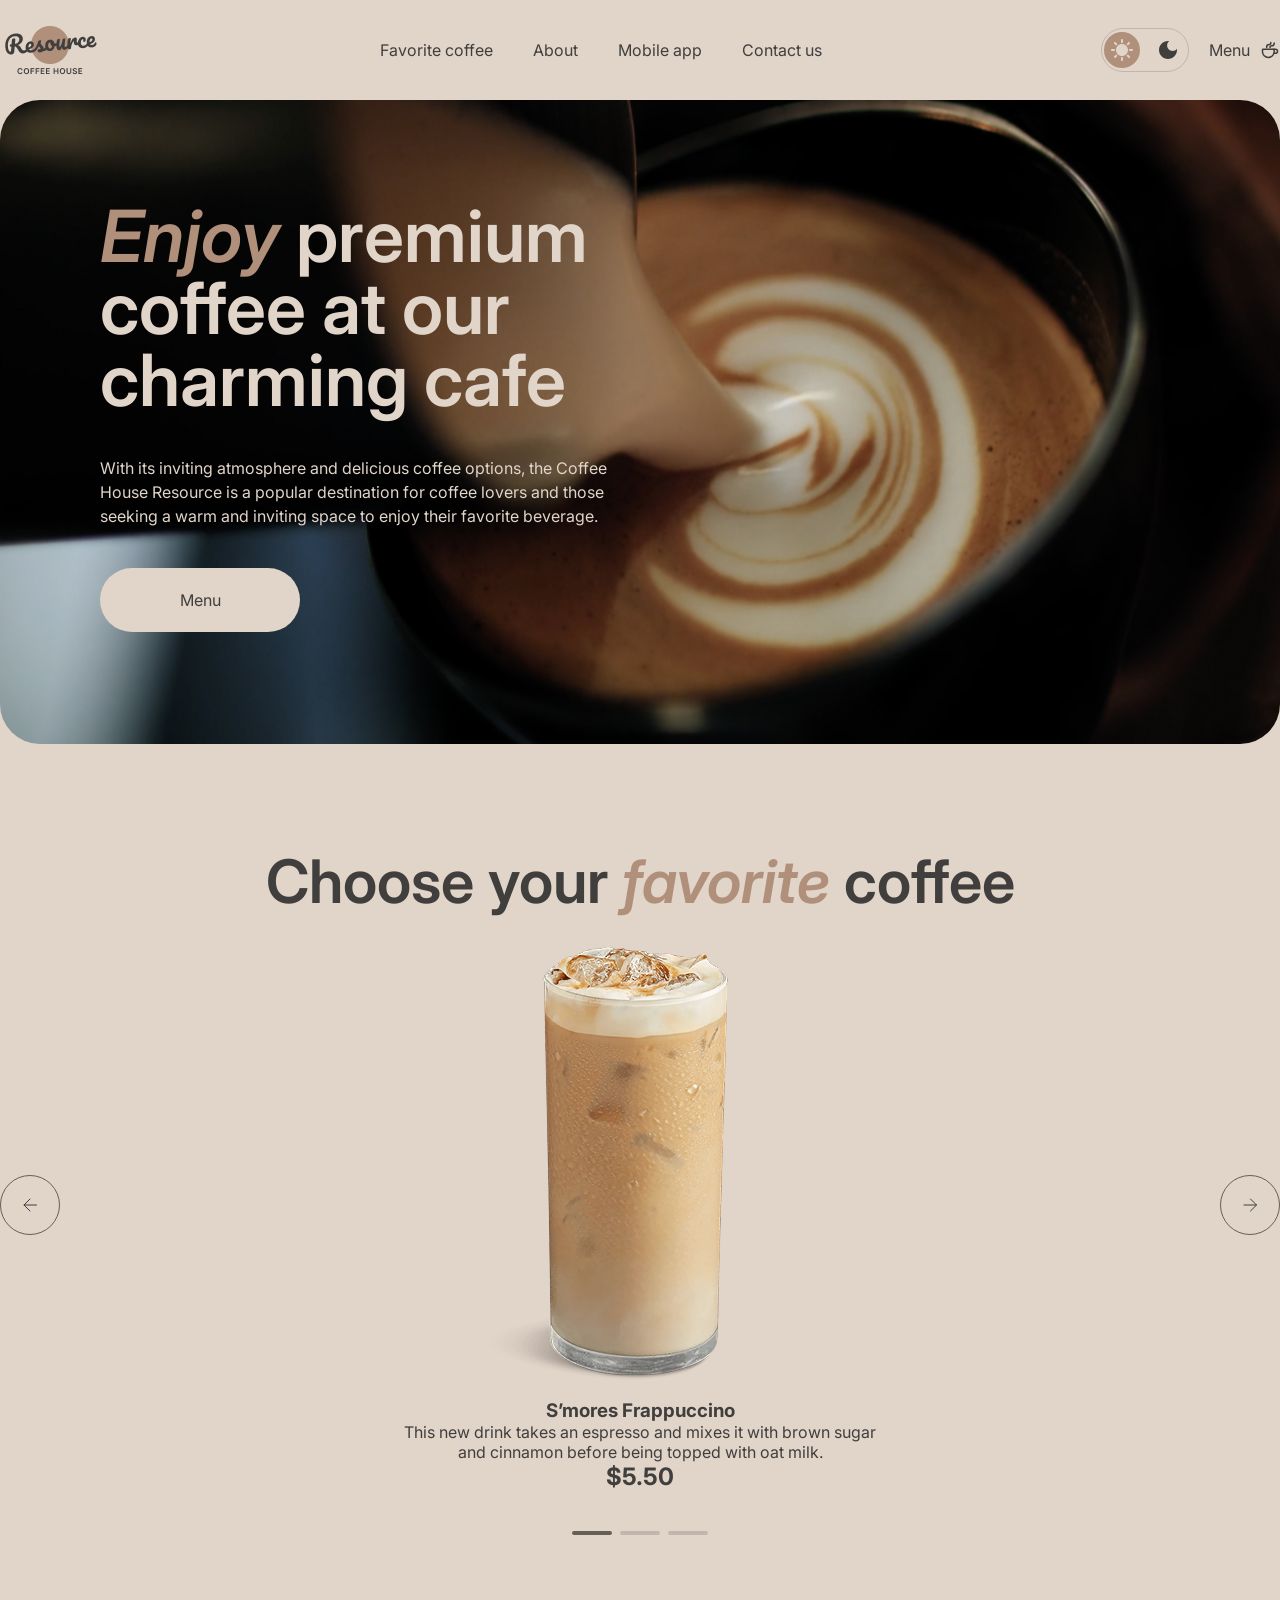
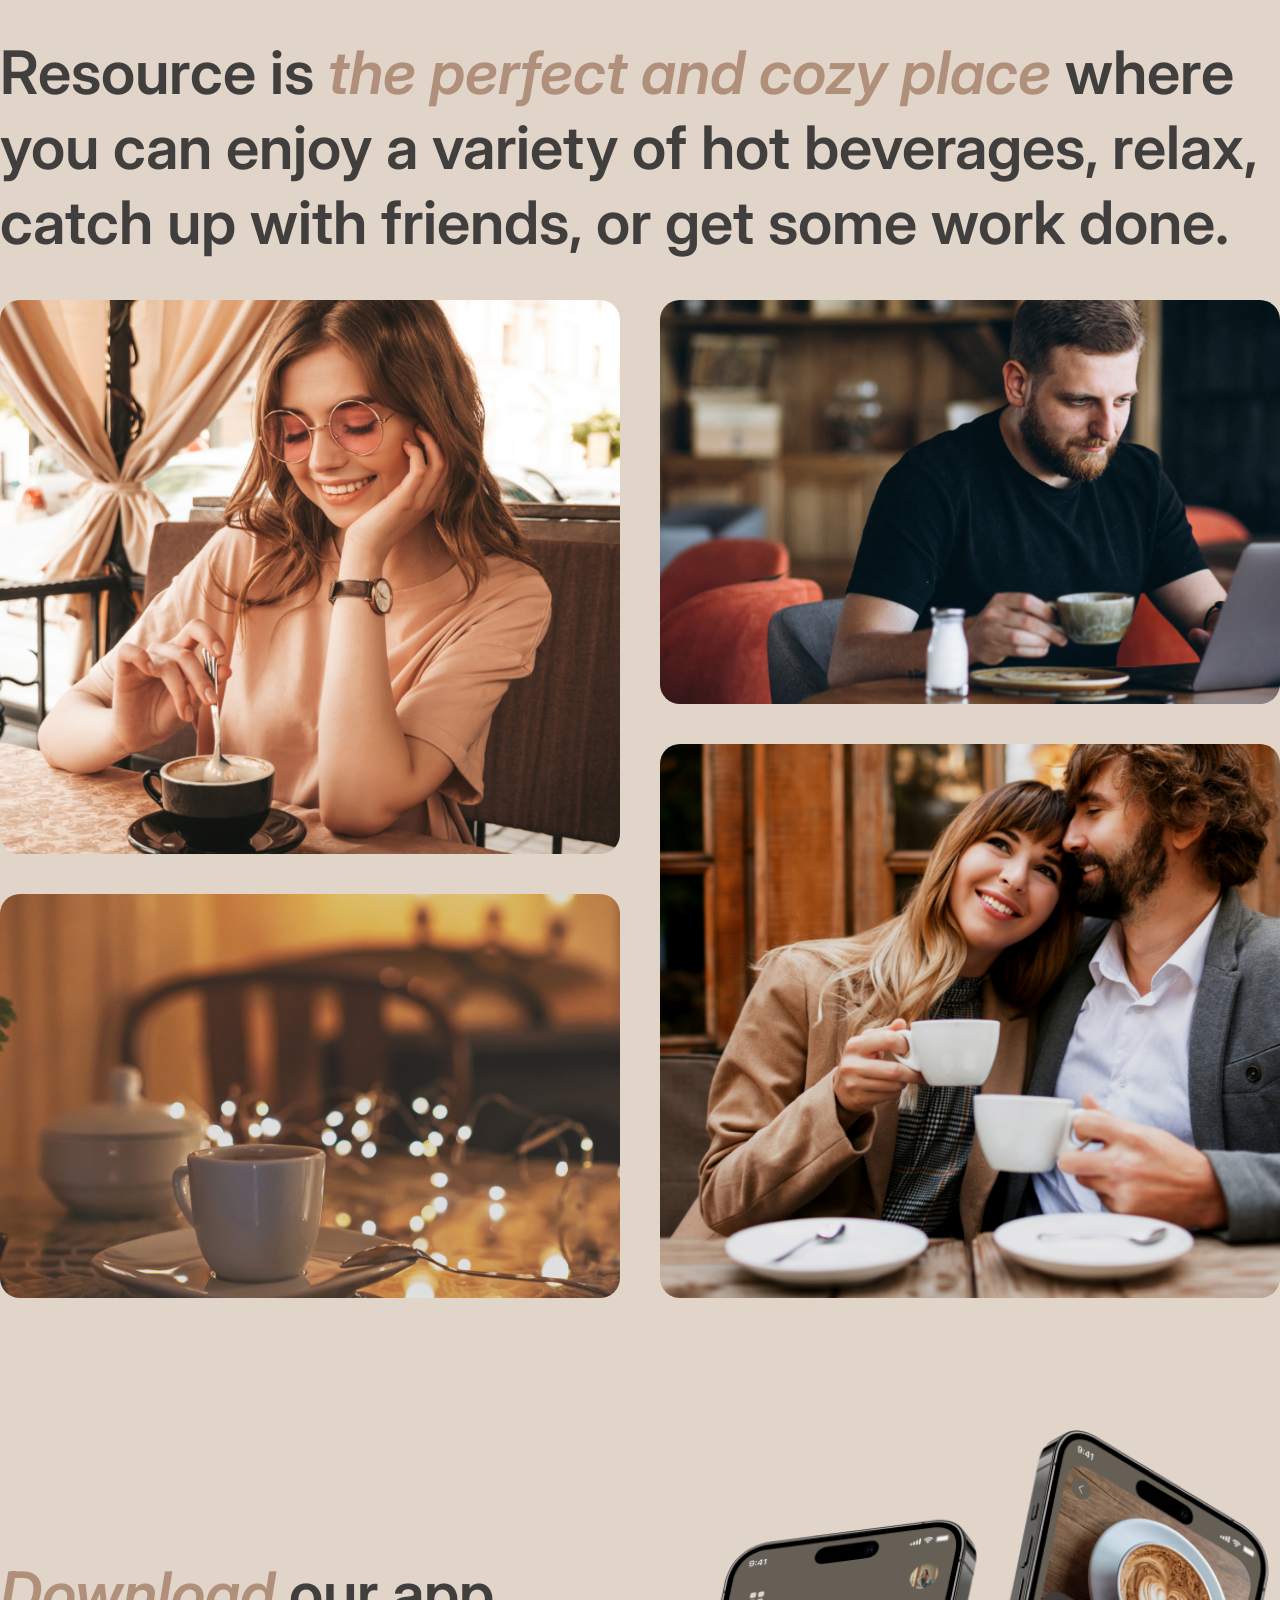
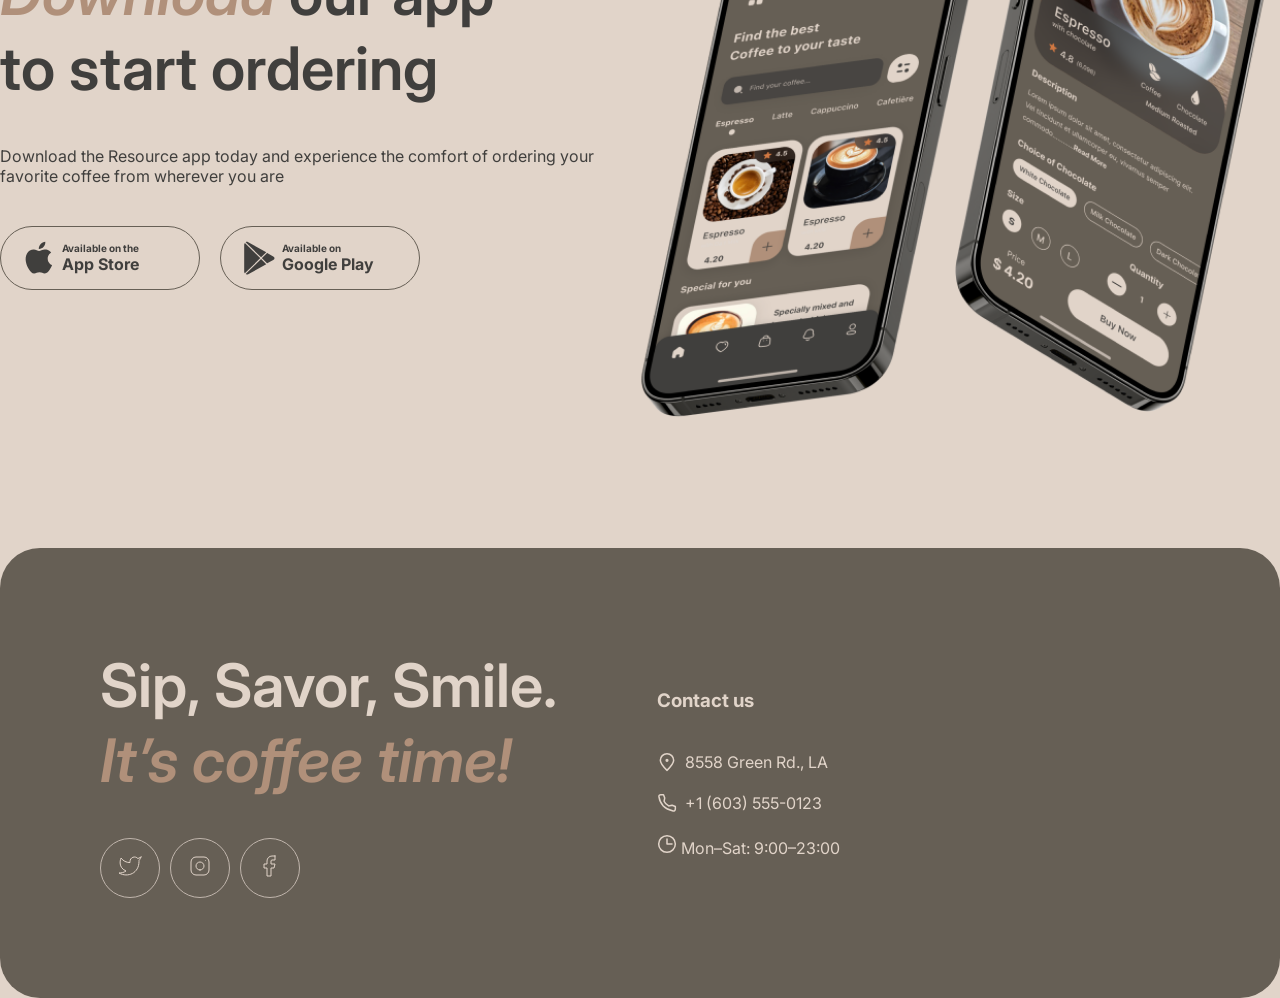
<file: index.html>
<!DOCTYPE html>
<html lang="en">

<head>
    <meta charset="UTF-8">
    <meta name="viewport" content="width=device-width, initial-scale=1.0">
    <script>
        (function () {
            const saved = localStorage.getItem('theme');
            if (saved === 'dark') {
                document.documentElement.setAttribute('data-theme', 'dark');
            }
        })();
    </script>
    <link rel="icon" type="image/x-icon" href="favicon.ico">
    <link rel="preconnect" href="https://fonts.googleapis.com">
    <link rel="preconnect" href="https://fonts.gstatic.com" crossorigin>
    <link
        href="https://fonts.googleapis.com/css2?family=Inter:ital,opsz,wght@0,14..32,100..900;1,14..32,100..900&display=swap"
        rel="stylesheet">
    <link rel="stylesheet" href="style.css">
    <title>Document</title>
</head>

<body>
    <header class="header">
        <div class="container">
            <div class="logo">
                <a href="#">
                    <img src="img/logo-light.png" alt="logo" class="logo-light">
                    <img src="img/logo-dark.png" alt="logo" class="logo-dark">
                </a>

            </div>
            <nav class="nav">
                <ul class="nav-list">
                    <li class="nav-item"><a href="index.html#choose">Favorite coffee</a></li>
                    <li class="nav-item"><a href="index.html#about">About</a></li>
                    <li class="nav-item"><a href="index.html#app">Mobile app</a></li>
                    <li class="nav-item"><a href="#contacts">Contact us</a></li>
                </ul>
                <a class="menu-btn menu-btn-tablet" href="catalog.html">Menu <svg width="20" height="20" viewBox="0 0 20 20" fill="none"
                        xmlns="http://www.w3.org/2000/svg">

                        <path
                            d="M14.167 9.76667V11.6667C14.167 14.8883 11.5553 17.5 8.33366 17.5C5.112 17.5 2.50033 14.8883 2.50033 11.6667V9.76667C2.50033 9.4353 2.76896 9.16667 3.10033 9.16667H13.567C13.8984 9.16667 14.167 9.4353 14.167 9.76667Z"
                            stroke="currentColor" stroke-width="1.5" stroke-linecap="round" stroke-linejoin="round" />
                        <path
                            d="M10.0003 7.50008C10.0003 6.66675 10.5956 5.83341 11.786 5.83341C13.101 5.83341 14.167 4.76743 14.167 3.45246V2.91675"
                            stroke="currentColor" stroke-width="1.5" stroke-linecap="round" stroke-linejoin="round" />
                        <path
                            d="M6.66634 7.5V7.08333C6.66634 5.70262 7.78563 4.58333 9.16634 4.58333C10.0868 4.58333 10.833 3.83714 10.833 2.91667V2.5"
                            stroke="currentColor" stroke-width="1.5" stroke-linecap="round" stroke-linejoin="round" />
                        <path
                            d="M13.333 9.16675H15.4163C16.5669 9.16675 17.4997 10.0995 17.4997 11.2501C17.4997 12.4007 16.5669 13.3334 15.4163 13.3334H14.1663"
                            stroke="currentColor" stroke-width="1.5" stroke-linecap="round" stroke-linejoin="round" />
                    </svg></a>
            </nav>
            <div class="actions">
                <div class="theme-switcher">
                    <div class="sun active"><svg width="22" height="22" viewBox="0 0 22 22" fill="none"
                            xmlns="http://www.w3.org/2000/svg">
                            <path
                                d="M10 3V1C10 0.45 10.45 0 11 0C11.55 0 12 0.45 12 1V3C12 3.55 11.55 4 11 4C10.45 4 10 3.55 10 3ZM17.36 6.05L18.77 4.63C19.16 4.24 19.16 3.61 18.77 3.22C18.38 2.83 17.75 2.83 17.36 3.22L15.95 4.64C15.56 5.03 15.56 5.66 15.95 6.05C16.34 6.44 16.97 6.44 17.36 6.05ZM21 10H19C18.45 10 18 10.45 18 11C18 11.55 18.45 12 19 12H21C21.55 12 22 11.55 22 11C22 10.45 21.55 10 21 10ZM11 18C10.45 18 10 18.45 10 19V21C10 21.55 10.45 22 11 22C11.55 22 12 21.55 12 21V19C12 18.45 11.55 18 11 18ZM4.64 6.05L3.22 4.64C2.83 4.25 2.83 3.61 3.22 3.23C3.61 2.85 4.25 2.84 4.63 3.23L6.04 4.64C6.43 5.03 6.43 5.67 6.04 6.05C5.65 6.43 5.02 6.44 4.64 6.05ZM15.95 15.95C15.56 16.34 15.56 16.98 15.95 17.36L17.36 18.77C17.75 19.16 18.39 19.16 18.77 18.77C19.16 18.38 19.16 17.74 18.77 17.36L17.36 15.95C16.98 15.56 16.34 15.56 15.95 15.95ZM1 12H3C3.55 12 4 11.55 4 11C4 10.45 3.55 10 3 10H1C0.45 10 0 10.45 0 11C0 11.55 0.45 12 1 12ZM4.64 18.78L6.05 17.37C6.44 16.98 6.44 16.34 6.05 15.96C5.66 15.58 5.02 15.57 4.64 15.96L3.23 17.37C2.84 17.76 2.84 18.4 3.23 18.78C3.61 19.17 4.25 19.17 4.64 18.78ZM11 5C7.69 5 5 7.69 5 11C5 14.31 7.69 17 11 17C14.31 17 17 14.31 17 11C17 7.69 14.31 5 11 5Z"
                                fill="#E1D4C9" />
                        </svg></div>
                    <div class="moon"><svg width="18" height="18" viewBox="0 0 18 18" fill="none"
                            xmlns="http://www.w3.org/2000/svg">
                            <path
                                d="M9 0C4.03 0 0 4.03 0 9C0 13.97 4.03 18 9 18C13.97 18 18 13.97 18 9C18 8.54 17.96 8.08 17.9 7.64C16.92 9.01 15.32 9.9 13.5 9.9C10.52 9.9 8.1 7.48 8.1 4.5C8.1 2.69 8.99 1.08 10.36 0.0999999C9.92 0.0399999 9.46 0 9 0Z"
                                fill="#403F3D" />
                        </svg></div>
                </div>
                <a class="menu-btn" href="catalog.html">Menu <svg width="20" height="20" viewBox="0 0 20 20" fill="none"
                        xmlns="http://www.w3.org/2000/svg">

                        <path
                            d="M14.167 9.76667V11.6667C14.167 14.8883 11.5553 17.5 8.33366 17.5C5.112 17.5 2.50033 14.8883 2.50033 11.6667V9.76667C2.50033 9.4353 2.76896 9.16667 3.10033 9.16667H13.567C13.8984 9.16667 14.167 9.4353 14.167 9.76667Z"
                            stroke="currentColor" stroke-width="1.5" stroke-linecap="round" stroke-linejoin="round" />
                        <path
                            d="M10.0003 7.50008C10.0003 6.66675 10.5956 5.83341 11.786 5.83341C13.101 5.83341 14.167 4.76743 14.167 3.45246V2.91675"
                            stroke="currentColor" stroke-width="1.5" stroke-linecap="round" stroke-linejoin="round" />
                        <path
                            d="M6.66634 7.5V7.08333C6.66634 5.70262 7.78563 4.58333 9.16634 4.58333C10.0868 4.58333 10.833 3.83714 10.833 2.91667V2.5"
                            stroke="currentColor" stroke-width="1.5" stroke-linecap="round" stroke-linejoin="round" />
                        <path
                            d="M13.333 9.16675H15.4163C16.5669 9.16675 17.4997 10.0995 17.4997 11.2501C17.4997 12.4007 16.5669 13.3334 15.4163 13.3334H14.1663"
                            stroke="currentColor" stroke-width="1.5" stroke-linecap="round" stroke-linejoin="round" />
                    </svg></a>


                <button class="hamburger">
                    <span></span>
                    <span></span>
                </button>
            </div>

        </div>

    </header>

    <main>
        <section class="hero">
            <div class="container">
                <div class="hero-wrapper">
                    <h1 class="main-title"><span class="italic">Enjoy </span>premium coffee at our charming cafe</h1>
                    <div class="descr descr-hero">With its inviting atmosphere and delicious coffee options, the Coffee
                        House
                        Resource is a popular destination for coffee lovers and those seeking a warm and inviting space
                        to enjoy
                        their favorite beverage.</div>
                    <a href="catalog.html" class="btn">Menu<svg width="20" height="20" viewBox="0 0 20 20" fill="none"
                            xmlns="http://www.w3.org/2000/svg">

                            <path
                                d="M14.167 9.76667V11.6667C14.167 14.8883 11.5553 17.5 8.33366 17.5C5.112 17.5 2.50033 14.8883 2.50033 11.6667V9.76667C2.50033 9.4353 2.76896 9.16667 3.10033 9.16667H13.567C13.8984 9.16667 14.167 9.4353 14.167 9.76667Z"
                                stroke="currentColor" stroke-width="1.5" stroke-linecap="round"
                                stroke-linejoin="round" />
                            <path
                                d="M10.0003 7.50008C10.0003 6.66675 10.5956 5.83341 11.786 5.83341C13.101 5.83341 14.167 4.76743 14.167 3.45246V2.91675"
                                stroke="currentColor" stroke-width="1.5" stroke-linecap="round"
                                stroke-linejoin="round" />
                            <path
                                d="M6.66634 7.5V7.08333C6.66634 5.70262 7.78563 4.58333 9.16634 4.58333C10.0868 4.58333 10.833 3.83714 10.833 2.91667V2.5"
                                stroke="currentColor" stroke-width="1.5" stroke-linecap="round"
                                stroke-linejoin="round" />
                            <path
                                d="M13.333 9.16675H15.4163C16.5669 9.16675 17.4997 10.0995 17.4997 11.2501C17.4997 12.4007 16.5669 13.3334 15.4163 13.3334H14.1663"
                                stroke="currentColor" stroke-width="1.5" stroke-linecap="round"
                                stroke-linejoin="round" />
                        </svg></a>
                </div>

            </div>

        </section>
        <section class="choose" id="choose">
            <div class="container">
                <h2>Choose your <span class="italic">favorite</span> coffee</h2>
                <div class="slider">
                    <div class="slider-wrapper">
                        <div class="arrow-left"><svg width="24" height="24" viewBox="0 0 24 24" fill="none"
                                xmlns="http://www.w3.org/2000/svg">
                                <path d="M18.5 12H6M12 18L6 12L12 6" stroke="currentColor" stroke-linecap="round"
                                    stroke-linejoin="round" />
                            </svg></div>
                        <div class="slider-card-wrapper">
                            <div class="slider-track">
                                <div class="slider-card">
                                    <div class="slider-image">
                                        <img src="img/coffee-slider-1.png" alt="Frappuccino">
                                    </div>
                                    <h3 class="slider-title">S’mores Frappuccino</h3>
                                    <div class="descr">This new drink takes an espresso and mixes it with brown sugar
                                        and
                                        cinnamon before being topped with oat milk.</div>
                                    <div class="price">$5.50</div>
                                </div>
                                <div class="slider-card">
                                    <div class="slider-image">
                                        <img src="img/coffee-slider-2.png" alt="Caramel Macchiato">
                                    </div>
                                    <h3 class="slider-title">Caramel Macchiato</h3>
                                    <div class="descr">Fragrant and unique classic espresso with rich caramel-peanut
                                        syrup,
                                        with
                                        cream under whipped thick foam.</div>
                                    <div class="price">$5.00</div>
                                </div>
                                <div class="slider-card">
                                    <div class="slider-image">
                                        <img src="img/coffee-slider-3.png" alt="Ice coffee">
                                    </div>
                                    <h3 class="slider-title">Ice coffee</h3>
                                    <div class="descr">A popular summer drink that tones and invigorates. Prepared from
                                        coffee, milk and ice.</div>
                                    <div class="price">$4.50</div>
                                </div>
                            </div>

                        </div>

                        <div class="arrow-right"><svg width="24" height="24" viewBox="0 0 24 24" fill="none"
                                xmlns="http://www.w3.org/2000/svg">
                                <path d="M6 12H18.5M12.5 18L18.5 12L12.5 6" stroke="currentColor" stroke-linecap="round"
                                    stroke-linejoin="round" />
                            </svg>
                        </div>
                    </div>

                    <div class="slider-controls">
                        <div class="slider-control control-active"></div>
                        <div class="slider-control"></div>
                        <div class="slider-control"></div>
                    </div>
                </div>
            </div>

        </section>
        <section class="about" id="about">
            <div class="container">
                <h2>Resource is <span class="italic">the perfect and cozy place</span> where you can enjoy a variety of
                    hot beverages, relax, catch
                    up with friends, or get some work done.</h2>
                <div class="gallery">
                    <div class="gallery-column">
                        <div class="gallery-item gallery-item-tall"><img src="img/about-1.jpg" alt="photo girl"
                                class="gallery-img"></div>
                        <div class="gallery-item gallery-item-short"><img src="img/about-2.jpg" alt="photo coffee"
                                class="gallery-img"></div>
                    </div>
                    <div class="gallery-column">
                        <div class="gallery-item gallery-item-short"><img src="img/about-3.jpg" alt="photo man"
                                class="gallery-img"></div>
                        <div class="gallery-item gallery-item-tall"><img src="img/about-4.jpg" alt="photo couple"
                                class="gallery-img"></div>
                    </div>

                </div>
            </div>
        </section>
        <section id="app">
            <div class="container">
                <div class="app-wrapper">
                    <h2><span class="italic">Download</span> our app<br>
                        to start ordering</h2>
                    <div class="descr">Download the Resource app today and experience the comfort of ordering your
                        favorite
                        coffee from wherever you are</div>

                    <div class="download-btns">
                        <a href="http://appstore.com" class="download-btn"><svg width="36" height="36"
                                viewBox="0 0 36 36" fill="none" xmlns="http://www.w3.org/2000/svg">
                                <path
                                    d="M26.7073 18.6307C26.6704 14.6324 30.065 12.6872 30.2203 12.5966C28.2977 9.86366 25.3178 9.49026 24.2707 9.46048C21.7679 9.20369 19.3403 10.9206 18.0654 10.9206C16.765 10.9206 14.8017 9.48529 12.6858 9.52747C9.96293 9.56841 7.41566 11.1055 6.0186 13.4923C3.13542 18.359 5.28572 25.5108 8.04802 29.4446C9.42981 31.3712 11.0444 33.5223 13.1578 33.4466C15.2254 33.3635 15.9978 32.1614 18.4929 32.1614C20.9651 32.1614 21.6903 33.4466 23.8457 33.3983C26.0647 33.3635 27.4618 31.463 28.7952 29.519C30.392 27.3108 31.0333 25.1362 31.0588 25.0245C31.0066 25.0071 26.7493 23.4229 26.7073 18.6307Z"
                                    fill="currentColor" />
                                <path
                                    d="M22.6357 6.87268C23.7477 5.51675 24.5086 3.67205 24.2974 1.80005C22.6879 1.86952 20.675 2.88554 19.5159 4.21169C18.4903 5.38029 17.5742 7.29571 17.8109 9.097C19.6189 9.2285 21.4753 8.20752 22.6357 6.87268Z"
                                    fill="currentColor" />
                            </svg>
                            <div class="btn-text">
                                <p>Available on the</p>
                                <p>App Store</p>
                            </div>
                        </a>
                        <a href="http://play.google.com" class="download-btn">
                            <svg width="36" height="36" viewBox="0 0 36 36" fill="none"
                                xmlns="http://www.w3.org/2000/svg">
                                <path
                                    d="M3.7558 3.20297C3.39335 3.57289 3.18359 4.14884 3.18359 4.89471V31.4994C3.18359 32.2453 3.39335 32.8212 3.7558 33.1911L3.84525 33.2723L19.1359 18.37V18.0181L3.84525 3.11575L3.7558 3.20297Z"
                                    fill="currentColor" />
                                <path
                                    d="M26.0776 23.34L20.9863 18.37V18.0181L26.0837 13.0482L26.1979 13.1128L32.2345 16.4617C33.9573 17.4121 33.9573 18.976 32.2345 19.9324L26.1979 23.2753L26.0776 23.34V23.34Z"
                                    fill="currentColor" />
                                <path
                                    d="M25.2733 24.2007L20.0617 19.1195L4.68164 34.1166C5.25384 34.7031 6.18695 34.7737 7.24807 34.1873L25.2733 24.2007"
                                    fill="currentColor" />
                                <path
                                    d="M25.2733 12.1876L7.24807 2.20103C6.18695 1.62058 5.25384 1.69125 4.68164 2.27772L20.0617 17.2688L25.2733 12.1876Z"
                                    fill="currentColor" />
                            </svg>

                            <div class="btn-text">
                                <p>Available on</p>
                                <p>Google Play</p>
                            </div>
                        </a>


                    </div>
                </div>
                <div class="app-image"><img src="img/mobile-screens-t.png" alt="phones"></div>


            </div>
        </section>
    </main>
    <footer class="footer" id="contacts">
        <div class="container">
            <div class="socials">
                <h2>Sip, Savor, Smile.<br><span class="italic">It’s coffee time!</span></h2>
                <ul class="social-links">

                    <li class="social-link">
                        <a href="https://twitter.com"><svg width="24" height="24" viewBox="0 0 24 24" fill="none"
                                xmlns="http://www.w3.org/2000/svg">
                                <path
                                    d="M23 3.01006C23 3.01006 20.9821 4.20217 19.86 4.54006C19.2577 3.84757 18.4573 3.35675 17.567 3.13398C16.6767 2.91122 15.7395 2.96725 14.8821 3.29451C14.0247 3.62177 13.2884 4.20446 12.773 4.96377C12.2575 5.72309 11.9877 6.62239 12 7.54006V8.54006C10.2426 8.58562 8.50127 8.19587 6.93101 7.4055C5.36074 6.61513 4.01032 5.44869 3 4.01006C3 4.01006 -1 13.0101 8 17.0101C5.94053 18.408 3.48716 19.109 1 19.0101C10 24.0101 21 19.0101 21 7.51006C20.9991 7.23151 20.9723 6.95365 20.92 6.68006C21.9406 5.67355 23 3.01006 23 3.01006Z"
                                    stroke="currentColor" stroke-linecap="round" stroke-linejoin="round" />
                            </svg>
                        </a>
                    </li>
                    <li class="social-link">
                        <a href="https://instagram.com"><svg width="24" height="24" viewBox="0 0 24 24" fill="none"
                                xmlns="http://www.w3.org/2000/svg">
                                <path
                                    d="M12 16C14.2091 16 16 14.2091 16 12C16 9.79086 14.2091 8 12 8C9.79086 8 8 9.79086 8 12C8 14.2091 9.79086 16 12 16Z"
                                    stroke="currentColor" stroke-linecap="round" stroke-linejoin="round" />
                                <path
                                    d="M3 16V8C3 5.23858 5.23858 3 8 3H16C18.7614 3 21 5.23858 21 8V16C21 18.7614 18.7614 21 16 21H8C5.23858 21 3 18.7614 3 16Z"
                                    stroke="currentColor" />
                                <path d="M17.5 6.51L17.51 6.49889" stroke="#E1D4C9" stroke-linecap="round"
                                    stroke-linejoin="round" />
                            </svg></a>
                    </li>
                    <li class="social-link">
                        <a href="http://facebook.com">
                            <svg width="24" height="24" viewBox="0 0 24 24" fill="none"
                                xmlns="http://www.w3.org/2000/svg">
                                <path
                                    d="M17 2H14C12.6739 2 11.4021 2.52678 10.4645 3.46447C9.52678 4.40215 9 5.67392 9 7V10H6V14H9V22H13V14H16L17 10H13V7C13 6.73478 13.1054 6.48043 13.2929 6.29289C13.4804 6.10536 13.7348 6 14 6H17V2Z"
                                    stroke="currentColor" stroke-linecap="round" stroke-linejoin="round" />
                            </svg>

                        </a>
                    </li>
                </ul>
            </div>
            <div class="contacts">
                <h3>Contact us</h3>
                <ul class="contacts-list">
                    <li class="contacts-item">
                        <a href="https://www.google.com/maps?q=48.513891690605014,-122.33478151652291" target="_blank"
                            rel="noopener noreferrer" class="contacts-link">
                            <svg width="20" height="20" viewBox="0 0 20 20" fill="none"
                                xmlns="http://www.w3.org/2000/svg">
                                <path
                                    d="M16.6663 8.33329C16.6663 12.0152 9.99967 18.3333 9.99967 18.3333C9.99967 18.3333 3.33301 12.0152 3.33301 8.33329C3.33301 4.65139 6.31778 1.66663 9.99967 1.66663C13.6816 1.66663 16.6663 4.65139 16.6663 8.33329Z"
                                    stroke="#E1D4C9" stroke-width="1.5" />
                                <path
                                    d="M10.0003 9.16667C10.4606 9.16667 10.8337 8.79357 10.8337 8.33333C10.8337 7.8731 10.4606 7.5 10.0003 7.5C9.54009 7.5 9.16699 7.8731 9.16699 8.33333C9.16699 8.79357 9.54009 9.16667 10.0003 9.16667Z"
                                    fill="#E1D4C9" stroke="#E1D4C9" stroke-width="1.5" stroke-linecap="round"
                                    stroke-linejoin="round" />
                            </svg>

                            <span>8558 Green Rd., LA</span>
                        </a>
                    </li>
                    <li class="contacts-item">
                        <a href="tel:+16035550123" class="contacts-link">
                            <svg width="20" height="20" viewBox="0 0 20 20" fill="none"
                                xmlns="http://www.w3.org/2000/svg">
                                <path
                                    d="M15.0984 12.2516L11.6665 12.9166C9.34845 11.7531 7.91654 10.4166 7.08321 8.33329L7.72483 4.89154L6.51197 1.66663L3.72946 1.66663C2.60191 1.66663 1.71466 2.59958 1.90108 3.71161C2.29888 6.08454 3.37231 10.0391 6.24987 12.9166C9.27338 15.9401 13.5661 17.3318 16.1378 17.9288C17.299 18.1983 18.3332 17.2908 18.3332 16.0988L18.3332 13.4843L15.0984 12.2516Z"
                                    stroke="#E1D4C9" stroke-width="1.5" stroke-linecap="round"
                                    stroke-linejoin="round" />
                            </svg>

                            <span>+1 (603) 555-0123</span>
                        </a>
                    </li>
                    <li class="contacts-item">

                        <svg width="20" height="20" viewBox="0 0 20 20" fill="none" xmlns="http://www.w3.org/2000/svg">
                            <g clip-path="url(#clip0_217_1736)">
                                <path d="M10 5L10 10L15 10" stroke="#E1D4C9" stroke-width="1.5" stroke-linecap="round"
                                    stroke-linejoin="round" />
                                <path
                                    d="M10.0003 18.3333C14.6027 18.3333 18.3337 14.6023 18.3337 9.99996C18.3337 5.39759 14.6027 1.66663 10.0003 1.66663C5.39795 1.66663 1.66699 5.39759 1.66699 9.99996C1.66699 14.6023 5.39795 18.3333 10.0003 18.3333Z"
                                    stroke="#E1D4C9" stroke-width="1.5" stroke-linecap="round"
                                    stroke-linejoin="round" />
                            </g>
                            <defs>
                                <clipPath id="clip0_217_1736">
                                    <rect width="20" height="20" fill="white" />
                                </clipPath>
                            </defs>
                        </svg>

                        <span>Mon–Sat: 9:00–23:00</span>

                    </li>
                </ul>
            </div>
        </div>
    </footer>
    <script src="script.js"></script>

</body>

</html>
</file>
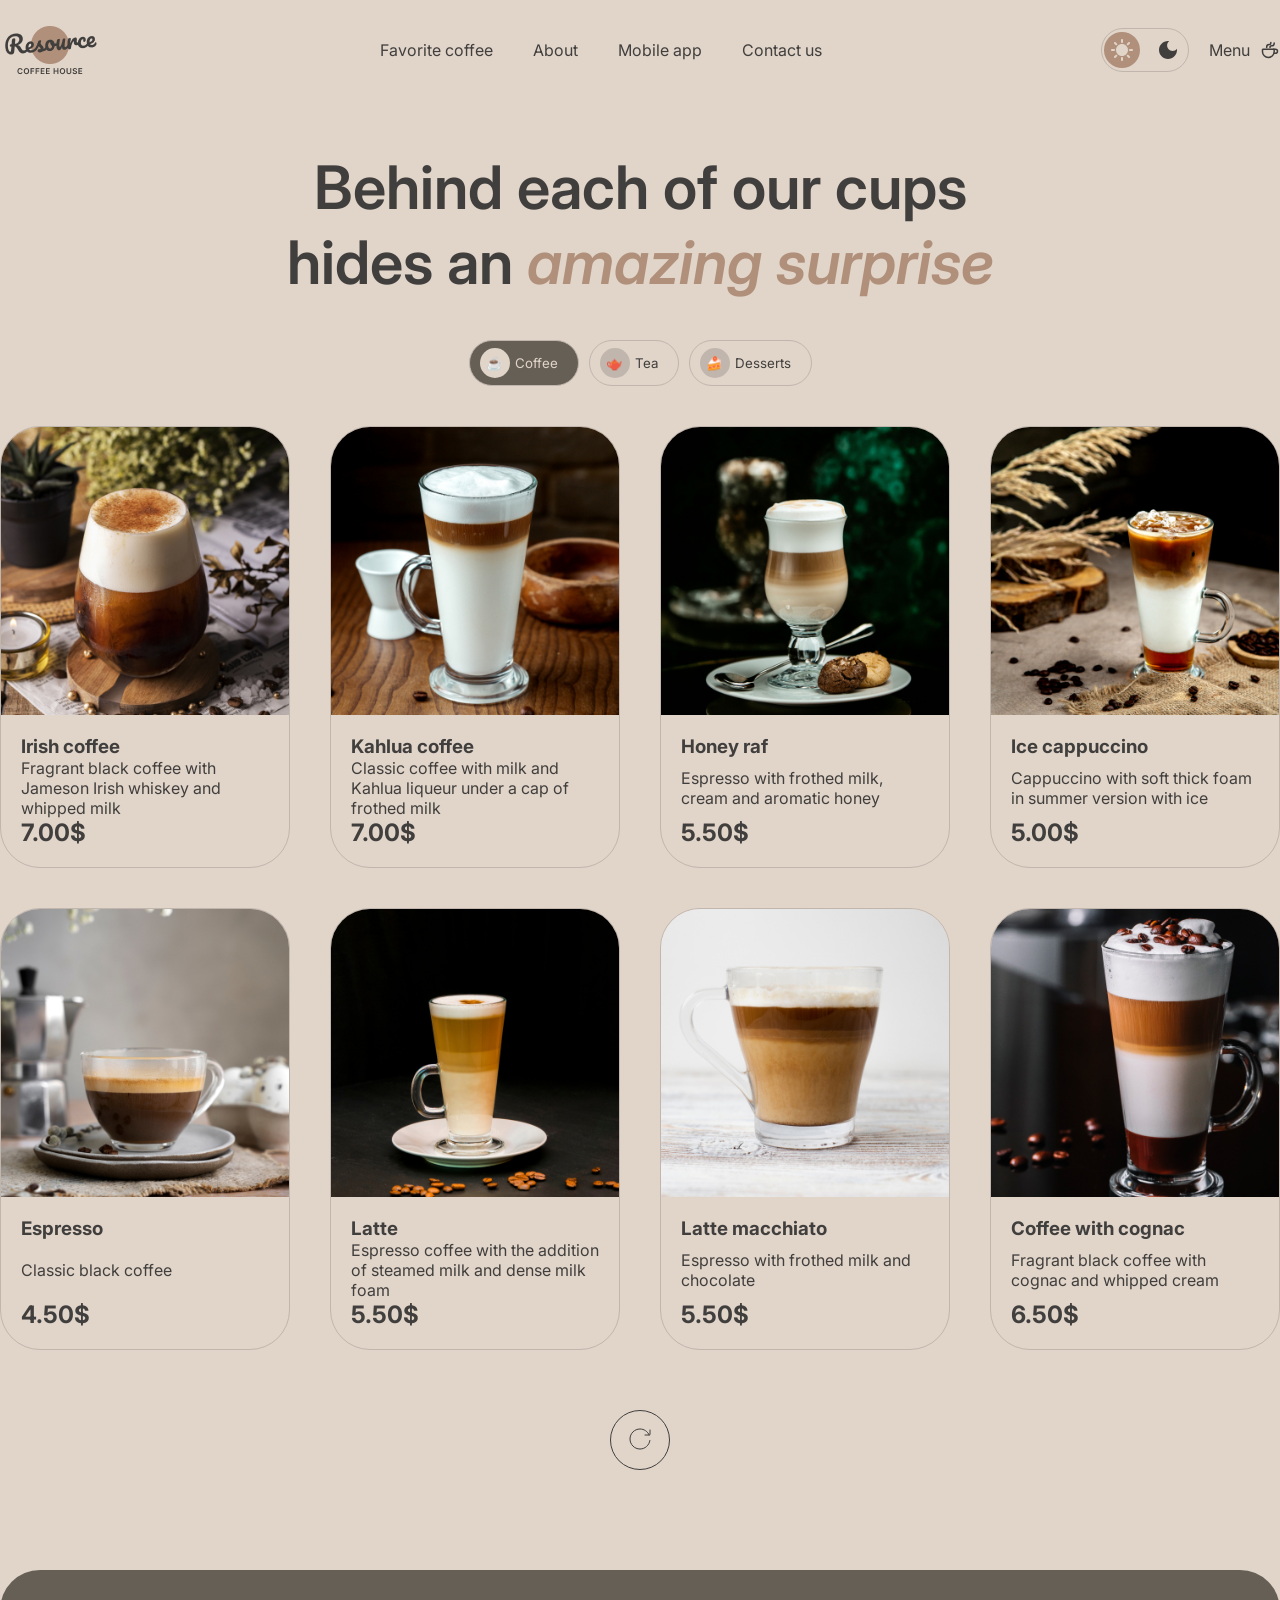
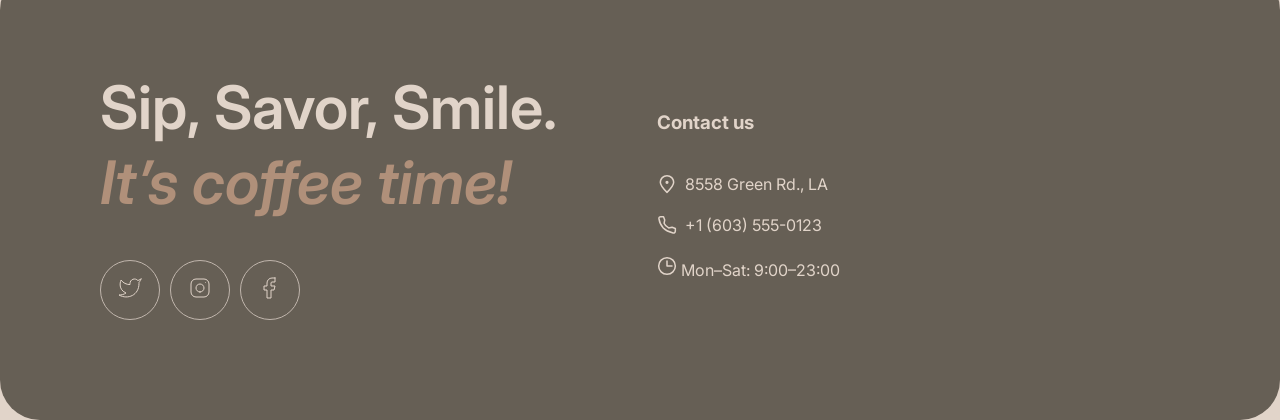
<file: catalog.html>
<!DOCTYPE html>
<html lang="en">

<head>
    <meta charset="UTF-8">
    <meta name="viewport" content="width=device-width, initial-scale=1.0">
    <script>
        (function () {
            const saved = localStorage.getItem('theme');
            if (saved === 'dark') {
                document.documentElement.setAttribute('data-theme', 'dark');
            }
        })();
    </script>
    <link rel="icon" type="image/x-icon" href="favicon-cat.ico">
    <link rel="preconnect" href="https://fonts.googleapis.com">
    <link rel="preconnect" href="https://fonts.gstatic.com" crossorigin>
    <link
        href="https://fonts.googleapis.com/css2?family=Inter:ital,opsz,wght@0,14..32,100..900;1,14..32,100..900&display=swap"
        rel="stylesheet">
    <link rel="stylesheet" href="style.css">
    <title>Document</title>
</head>

<body>
    <div class="overlay">
        <div class="modal">
            <div class="modal-wrapper">
                <div class="card-image modal-img"><img class="modal-image" src="img/coffee-1.jpg" alt=""></div>
                <div class="modal-info">
                    <h3></h3>
                    <div class="descr"></div>
                    <h4>Size</h4>
                    <div class="modal-inner-wrapper size">
                        <button class="modal-btn size-btn active" data-category="coffee">
                            <span class="modal-btn-pic size-number"></span>
                            <span class="modal-btn-text size-text"></span>
                        </button>
                        <button class="modal-btn size-btn" data-category="tea">
                            <span class="modal-btn-pic size-number"></span>
                            <span class="modal-btn-text size-text"></span>
                        </button>
                        <button class="modal-btn size-btn" data-category="dessert">
                            <span class="modal-btn-pic size-number"></span>
                            <span class="modal-btn-text size-text"></span>
                        </button>
                    </div>
                    <h4>Additives</h4>
                    <div class="modal-inner-wrapper additives">
                        <button class="modal-btn add-btn" data-category="coffee">
                            <span class="modal-btn-pic add-number"></span>
                            <span class="modal-btn-text add-text"></span>
                        </button>
                        <button class="modal-btn add-btn" data-category="tea">
                            <span class="modal-btn-pic add-number"></span>
                            <span class="modal-btn-text add-text"></span>
                        </button>
                        <button class="modal-btn add-btn" data-category="dessert">
                            <span class="modal-btn-pic add-number"></span>
                            <span class="modal-btn-text add-text"></span>
                        </button>
                    </div>
                    <div class="price price-modal">Total: <div class="price-wrapper"></div></div>
                    <button class="close-btn">Close</button>
                </div>
            </div>
        </div>
    </div>
    <header class="header">
        <div class="container">
            <div class="logo">
                <a href="index.html">
                    <img src="img/logo-light.png" alt="logo" class="logo-light">
                    <img src="img/logo-dark.png" alt="logo" class="logo-dark">
                </a>

            </div>
            <nav class="nav">
                <ul class="nav-list">
                    <li class="nav-item"><a href="index.html#choose">Favorite coffee</a></li>
                    <li class="nav-item"><a href="index.html#about">About</a></li>
                    <li class="nav-item"><a href="index.html#app">Mobile app</a></li>
                    <li class="nav-item"><a href="index.html#contacts">Contact us</a></li>
                </ul>
                <a class="menu-btn menu-btn-tablet" href="catalog.html">Menu <svg width="20" height="20"
                        viewBox="0 0 20 20" fill="none" xmlns="http://www.w3.org/2000/svg">

                        <path
                            d="M14.167 9.76667V11.6667C14.167 14.8883 11.5553 17.5 8.33366 17.5C5.112 17.5 2.50033 14.8883 2.50033 11.6667V9.76667C2.50033 9.4353 2.76896 9.16667 3.10033 9.16667H13.567C13.8984 9.16667 14.167 9.4353 14.167 9.76667Z"
                            stroke="currentColor" stroke-width="1.5" stroke-linecap="round" stroke-linejoin="round" />
                        <path
                            d="M10.0003 7.50008C10.0003 6.66675 10.5956 5.83341 11.786 5.83341C13.101 5.83341 14.167 4.76743 14.167 3.45246V2.91675"
                            stroke="currentColor" stroke-width="1.5" stroke-linecap="round" stroke-linejoin="round" />
                        <path
                            d="M6.66634 7.5V7.08333C6.66634 5.70262 7.78563 4.58333 9.16634 4.58333C10.0868 4.58333 10.833 3.83714 10.833 2.91667V2.5"
                            stroke="currentColor" stroke-width="1.5" stroke-linecap="round" stroke-linejoin="round" />
                        <path
                            d="M13.333 9.16675H15.4163C16.5669 9.16675 17.4997 10.0995 17.4997 11.2501C17.4997 12.4007 16.5669 13.3334 15.4163 13.3334H14.1663"
                            stroke="currentColor" stroke-width="1.5" stroke-linecap="round" stroke-linejoin="round" />
                    </svg></a>
            </nav>
            <div class="actions">
                <div class="theme-switcher">
                    <div class="sun active"><svg width="22" height="22" viewBox="0 0 22 22" fill="none"
                            xmlns="http://www.w3.org/2000/svg">
                            <path
                                d="M10 3V1C10 0.45 10.45 0 11 0C11.55 0 12 0.45 12 1V3C12 3.55 11.55 4 11 4C10.45 4 10 3.55 10 3ZM17.36 6.05L18.77 4.63C19.16 4.24 19.16 3.61 18.77 3.22C18.38 2.83 17.75 2.83 17.36 3.22L15.95 4.64C15.56 5.03 15.56 5.66 15.95 6.05C16.34 6.44 16.97 6.44 17.36 6.05ZM21 10H19C18.45 10 18 10.45 18 11C18 11.55 18.45 12 19 12H21C21.55 12 22 11.55 22 11C22 10.45 21.55 10 21 10ZM11 18C10.45 18 10 18.45 10 19V21C10 21.55 10.45 22 11 22C11.55 22 12 21.55 12 21V19C12 18.45 11.55 18 11 18ZM4.64 6.05L3.22 4.64C2.83 4.25 2.83 3.61 3.22 3.23C3.61 2.85 4.25 2.84 4.63 3.23L6.04 4.64C6.43 5.03 6.43 5.67 6.04 6.05C5.65 6.43 5.02 6.44 4.64 6.05ZM15.95 15.95C15.56 16.34 15.56 16.98 15.95 17.36L17.36 18.77C17.75 19.16 18.39 19.16 18.77 18.77C19.16 18.38 19.16 17.74 18.77 17.36L17.36 15.95C16.98 15.56 16.34 15.56 15.95 15.95ZM1 12H3C3.55 12 4 11.55 4 11C4 10.45 3.55 10 3 10H1C0.45 10 0 10.45 0 11C0 11.55 0.45 12 1 12ZM4.64 18.78L6.05 17.37C6.44 16.98 6.44 16.34 6.05 15.96C5.66 15.58 5.02 15.57 4.64 15.96L3.23 17.37C2.84 17.76 2.84 18.4 3.23 18.78C3.61 19.17 4.25 19.17 4.64 18.78ZM11 5C7.69 5 5 7.69 5 11C5 14.31 7.69 17 11 17C14.31 17 17 14.31 17 11C17 7.69 14.31 5 11 5Z"
                                fill="#E1D4C9" />
                        </svg></div>
                    <div class="moon"><svg width="18" height="18" viewBox="0 0 18 18" fill="none"
                            xmlns="http://www.w3.org/2000/svg">
                            <path
                                d="M9 0C4.03 0 0 4.03 0 9C0 13.97 4.03 18 9 18C13.97 18 18 13.97 18 9C18 8.54 17.96 8.08 17.9 7.64C16.92 9.01 15.32 9.9 13.5 9.9C10.52 9.9 8.1 7.48 8.1 4.5C8.1 2.69 8.99 1.08 10.36 0.0999999C9.92 0.0399999 9.46 0 9 0Z"
                                fill="#403F3D" />
                        </svg></div>
                </div>
                <a class="menu-btn" href="catalog.html">Menu <svg width="20" height="20" viewBox="0 0 20 20" fill="none"
                        xmlns="http://www.w3.org/2000/svg">

                        <path
                            d="M14.167 9.76667V11.6667C14.167 14.8883 11.5553 17.5 8.33366 17.5C5.112 17.5 2.50033 14.8883 2.50033 11.6667V9.76667C2.50033 9.4353 2.76896 9.16667 3.10033 9.16667H13.567C13.8984 9.16667 14.167 9.4353 14.167 9.76667Z"
                            stroke="currentColor" stroke-width="1.5" stroke-linecap="round" stroke-linejoin="round" />
                        <path
                            d="M10.0003 7.50008C10.0003 6.66675 10.5956 5.83341 11.786 5.83341C13.101 5.83341 14.167 4.76743 14.167 3.45246V2.91675"
                            stroke="currentColor" stroke-width="1.5" stroke-linecap="round" stroke-linejoin="round" />
                        <path
                            d="M6.66634 7.5V7.08333C6.66634 5.70262 7.78563 4.58333 9.16634 4.58333C10.0868 4.58333 10.833 3.83714 10.833 2.91667V2.5"
                            stroke="currentColor" stroke-width="1.5" stroke-linecap="round" stroke-linejoin="round" />
                        <path
                            d="M13.333 9.16675H15.4163C16.5669 9.16675 17.4997 10.0995 17.4997 11.2501C17.4997 12.4007 16.5669 13.3334 15.4163 13.3334H14.1663"
                            stroke="currentColor" stroke-width="1.5" stroke-linecap="round" stroke-linejoin="round" />
                    </svg></a>


                <button class="hamburger">
                    <span></span>
                    <span></span>
                </button>
            </div>

        </div>

    </header>

    <main>
        <section class="catalog">
            <div class="container">
                <h1>Catalog</h1>
                <h2>Behind each of our cups<br> hides an <span class="italic">amazing surprise</span></h2>
                <div class="catalog-btns">
                    <button class="catalog-btn coffee active" data-category="coffee">
                        <span class="catalog-btn-pic">☕</span>
                        <span>Coffee</span>
                    </button>
                    <button class="catalog-btn tea" data-category="tea">
                        <span class="catalog-btn-pic">🫖</span>
                        <span>Tea</span>
                    </button>
                    <button class="catalog-btn desserts" data-category="dessert">
                        <span class="catalog-btn-pic">🍰</span>
                        <span>Desserts</span>
                    </button>
                </div>
                <ul class="catalog-list">

                </ul>
                <button class="btn-more">
                    <svg width="24" height="24" viewBox="0 0 24 24" fill="none" xmlns="http://www.w3.org/2000/svg">
                        <path
                            d="M21.8883 13.5C21.1645 18.3113 17.013 22 12 22C6.47715 22 2 17.5228 2 12C2 6.47715 6.47715 2 12 2C16.1006 2 19.6248 4.46819 21.1679 8"
                            stroke="#403F3D" stroke-linecap="round" stroke-linejoin="round" />
                        <path d="M17 8H21.4C21.7314 8 22 7.73137 22 7.4V3" stroke="currentColor" stroke-linecap="round"
                            stroke-linejoin="round" />
                    </svg>

                </button>
            </div>
        </section>
    </main>
    <footer class="footer" id="contacts">
        <div class="container">
            <div class="socials">
                <h2>Sip, Savor, Smile.<br><span class="italic">It’s coffee time!</span></h2>
                <ul class="social-links">

                    <li class="social-link">
                        <a href="https://twitter.com"><svg width="24" height="24" viewBox="0 0 24 24" fill="none"
                                xmlns="http://www.w3.org/2000/svg">
                                <path
                                    d="M23 3.01006C23 3.01006 20.9821 4.20217 19.86 4.54006C19.2577 3.84757 18.4573 3.35675 17.567 3.13398C16.6767 2.91122 15.7395 2.96725 14.8821 3.29451C14.0247 3.62177 13.2884 4.20446 12.773 4.96377C12.2575 5.72309 11.9877 6.62239 12 7.54006V8.54006C10.2426 8.58562 8.50127 8.19587 6.93101 7.4055C5.36074 6.61513 4.01032 5.44869 3 4.01006C3 4.01006 -1 13.0101 8 17.0101C5.94053 18.408 3.48716 19.109 1 19.0101C10 24.0101 21 19.0101 21 7.51006C20.9991 7.23151 20.9723 6.95365 20.92 6.68006C21.9406 5.67355 23 3.01006 23 3.01006Z"
                                    stroke="currentColor" stroke-linecap="round" stroke-linejoin="round" />
                            </svg>
                        </a>
                    </li>
                    <li class="social-link">
                        <a href="https://instagram.com"><svg width="24" height="24" viewBox="0 0 24 24" fill="none"
                                xmlns="http://www.w3.org/2000/svg">
                                <path
                                    d="M12 16C14.2091 16 16 14.2091 16 12C16 9.79086 14.2091 8 12 8C9.79086 8 8 9.79086 8 12C8 14.2091 9.79086 16 12 16Z"
                                    stroke="currentColor" stroke-linecap="round" stroke-linejoin="round" />
                                <path
                                    d="M3 16V8C3 5.23858 5.23858 3 8 3H16C18.7614 3 21 5.23858 21 8V16C21 18.7614 18.7614 21 16 21H8C5.23858 21 3 18.7614 3 16Z"
                                    stroke="currentColor" />
                                <path d="M17.5 6.51L17.51 6.49889" stroke="#E1D4C9" stroke-linecap="round"
                                    stroke-linejoin="round" />
                            </svg></a>
                    </li>
                    <li class="social-link">
                        <a href="http://facebook.com">
                            <svg width="24" height="24" viewBox="0 0 24 24" fill="none"
                                xmlns="http://www.w3.org/2000/svg">
                                <path
                                    d="M17 2H14C12.6739 2 11.4021 2.52678 10.4645 3.46447C9.52678 4.40215 9 5.67392 9 7V10H6V14H9V22H13V14H16L17 10H13V7C13 6.73478 13.1054 6.48043 13.2929 6.29289C13.4804 6.10536 13.7348 6 14 6H17V2Z"
                                    stroke="currentColor" stroke-linecap="round" stroke-linejoin="round" />
                            </svg>

                        </a>
                    </li>
                </ul>
            </div>
            <div class="contacts">
                <h3>Contact us</h3>
                <ul class="contacts-list">
                    <li class="contacts-item">
                        <a href="https://www.google.com/maps?q=48.513891690605014,-122.33478151652291" target="_blank"
                            rel="noopener noreferrer" class="contacts-link">
                            <svg width="20" height="20" viewBox="0 0 20 20" fill="none"
                                xmlns="http://www.w3.org/2000/svg">
                                <path
                                    d="M16.6663 8.33329C16.6663 12.0152 9.99967 18.3333 9.99967 18.3333C9.99967 18.3333 3.33301 12.0152 3.33301 8.33329C3.33301 4.65139 6.31778 1.66663 9.99967 1.66663C13.6816 1.66663 16.6663 4.65139 16.6663 8.33329Z"
                                    stroke="#E1D4C9" stroke-width="1.5" />
                                <path
                                    d="M10.0003 9.16667C10.4606 9.16667 10.8337 8.79357 10.8337 8.33333C10.8337 7.8731 10.4606 7.5 10.0003 7.5C9.54009 7.5 9.16699 7.8731 9.16699 8.33333C9.16699 8.79357 9.54009 9.16667 10.0003 9.16667Z"
                                    fill="#E1D4C9" stroke="#E1D4C9" stroke-width="1.5" stroke-linecap="round"
                                    stroke-linejoin="round" />
                            </svg>

                            <span>8558 Green Rd., LA</span>
                        </a>
                    </li>
                    <li class="contacts-item">
                        <a href="tel:+16035550123" class="contacts-link">
                            <svg width="20" height="20" viewBox="0 0 20 20" fill="none"
                                xmlns="http://www.w3.org/2000/svg">
                                <path
                                    d="M15.0984 12.2516L11.6665 12.9166C9.34845 11.7531 7.91654 10.4166 7.08321 8.33329L7.72483 4.89154L6.51197 1.66663L3.72946 1.66663C2.60191 1.66663 1.71466 2.59958 1.90108 3.71161C2.29888 6.08454 3.37231 10.0391 6.24987 12.9166C9.27338 15.9401 13.5661 17.3318 16.1378 17.9288C17.299 18.1983 18.3332 17.2908 18.3332 16.0988L18.3332 13.4843L15.0984 12.2516Z"
                                    stroke="#E1D4C9" stroke-width="1.5" stroke-linecap="round"
                                    stroke-linejoin="round" />
                            </svg>

                            <span>+1 (603) 555-0123</span>
                        </a>
                    </li>
                    <li class="contacts-item">

                        <svg width="20" height="20" viewBox="0 0 20 20" fill="none" xmlns="http://www.w3.org/2000/svg">
                            <g clip-path="url(#clip0_217_1736)">
                                <path d="M10 5L10 10L15 10" stroke="#E1D4C9" stroke-width="1.5" stroke-linecap="round"
                                    stroke-linejoin="round" />
                                <path
                                    d="M10.0003 18.3333C14.6027 18.3333 18.3337 14.6023 18.3337 9.99996C18.3337 5.39759 14.6027 1.66663 10.0003 1.66663C5.39795 1.66663 1.66699 5.39759 1.66699 9.99996C1.66699 14.6023 5.39795 18.3333 10.0003 18.3333Z"
                                    stroke="#E1D4C9" stroke-width="1.5" stroke-linecap="round"
                                    stroke-linejoin="round" />
                            </g>
                            <defs>
                                <clipPath id="clip0_217_1736">
                                    <rect width="20" height="20" fill="white" />
                                </clipPath>
                            </defs>
                        </svg>

                        <span>Mon–Sat: 9:00–23:00</span>

                    </li>
                </ul>
            </div>
        </div>
    </footer>
    <script src="products.js"></script>
    <script src="script-cat.js"></script>

</body>

</html>
</file>
<file: style.css>
:root {
    --text-primary: #403F3D;
    --text-inverse: #E1D4C9;
    --text-accent: #B0907A;
    --bc-primary: #E1D4C9;
    --bc-container: #665F55;
    --overlay: #403f3db6;
    --bord-primary: #C1B6AD;
    --bord-inverse: #665F55;
}

[data-theme="dark"] {
    --text-primary: #E1D4C9;
    --bc-primary: #292826;
    --bc-container: #403F3D;
    --overlay: #292826b0;
    --bord-primary: #665F55;
    --bord-inverse: #C1B6AD;
}

* {
    box-sizing: border-box;
    padding: 0;
    margin: 0;
    font-family: "Inter", sans-serif;
}

html {
    scroll-behavior: smooth;
}

html.no-scroll {
    overflow: hidden;
    scroll-behavior: auto;
}

.container {
    max-width: 1360px;
    width: 100%;
    margin: 0 auto;
}

.header .container,
.nav-list,
.actions,
.theme-switcher,
.slider-wrapper,
.slider-card-wrapper,
.gallery,
#app .container,
.download-btns,
.footer .container {
    display: flex;
    align-items: center;
}

section {
    padding: 50px 0;
}

h1 {
    font-size: 72px;
    line-height: 72px;
    font-weight: 600;
}

h2 {
    font-size: 60px;
    line-height: 75px;
    font-weight: 600;
}

ul {
    list-style-type: none;
}

a {
    text-decoration: none;
    color: var(--text-primary);
}

.italic {
    font-style: italic;
    color: var(--text-accent);
}

button {
    background-color: var(--bc-primary);
    color: var(--text-primary);
}


body {
    background-color: var(--bc-primary);
    font-size: 16px;
    color: var(--text-primary);
}

.header .container {
    justify-content: space-between;
    align-items: center;
    padding: 20px 0;
}

.logo {
    align-items: center;
    height: 60px;
}

.logo-dark {
    display: none;
}

html[data-theme="dark"] .logo-light {
    display: none;
}

html[data-theme="dark"] .logo-dark {
    display: block;
}

.nav-list {
    gap: 40px;
}

.theme-switcher {
    width: 88px;
    height: 44px;
    border-radius: 100px;
    border: 1px solid black;
    border-color: var(--bord-primary);
    justify-content: space-between;
    margin-right: 20px;
    padding-right: 2px;
    padding-left: 2px;
}

.sun,
.moon {
    width: 36px;
    height: 36px;
    display: flex;
    align-items: center;
    justify-content: center;
    border-radius: 100px;
    transition: 0.2s all;
}

.sun.active,
.sun:hover {
    background-color: var(--text-accent);

}

.moon.active,
.moon:hover {
    background-color: var(--text-accent);
    color: var(--text-inverse);
}


.menu-btn {
    border: none;
    display: flex;
    align-items: center;
    gap: 10px;
    border-bottom: 1px solid transparent;
    transition: 0.3s all;
}

.menu-btn-tablet {
    display: none;
}

.hero {
    padding: 0;
}

.hero .container {
    background: url(img/img-hero.jpg) no-repeat;
    background-position: center;
    min-height: 644px;
    border-radius: 40px;
    padding: 100px;
}

.hero,
.footer {
    color: var(--text-inverse);
}

.hero-wrapper {
    max-width: 530px;
    display: flex;
    flex-direction: column;
    justify-content: space-between;
}

.descr-hero {
    margin: 40px 0;
    line-height: 24px;
}

.btn {
    width: 200px;
    height: 64px;
    background-color: var(--bc-primary);
    border-radius: 100px;
    border: none;
    display: flex;
    align-items: center;
    justify-content: center;
}

.btn svg {
    opacity: 0;
    width: 0;
    transition: opacity 0.5s ease;
}

.btn:hover svg {
    opacity: 1;
    width: 24px;
}

.choose {
    padding-top: 100px;
    text-align: center;
}

.slider-wrapper {
    width: 100%;
    display: flex;
    justify-content: space-between;

}

.slider-card-wrapper {
    width: 100%;
    max-width: 480px;
    overflow: hidden;
    flex-shrink: 0;
}

.slider-track {
    display: flex;
    transition: 0.3s ease;
}

.slider-card {
    flex: 0 0 100%;
    min-width: 0;
    max-width: 480px;

}

.slider-image {
    width: 100%;
    max-width: 480px;
    margin: 0 auto;
}

.slider-image img {
    display: block;
    width: 100%;
    height: auto;
    object-fit: contain;
}

.price {
    font-weight: 700;
    font-size: 24px;
}

.slider-controls {
    display: flex;
    gap: 8px;
    justify-content: center;
    margin-top: 40px;
}

.slider-control {
    width: 40px;
    height: 4px;
    background-color: var(--bord-primary);
    border-radius: 100px;
}

.control-active {
    background-color: var(--bord-inverse);
}


.slider-title,
.descr,
.price {
    max-width: 100%;
    overflow-wrap: break-word;
    word-wrap: break-word;
}

.arrow-left,
.arrow-right {
    width: 60px;
    height: 60px;
    border-radius: 100px;
    border: 1px solid var(--bord-inverse);
    display: flex;
    justify-content: center;
    align-items: center;
    flex-shrink: 0;
    cursor: pointer;
}

.arrow-left:hover,
.arrow-right:hover,
.download-btn:hover,
.catalog-btn:hover,
.slider-control:hover {
    background-color: var(--bc-container);
    color: var(--text-inverse);
}


.contacts-link:hover {
    border-bottom: 1px solid var(--text-inverse);
}

.menu-btn:hover {
    border-bottom: 1px solid var(--text-primary);
}

.social-link:hover {
    background-color: var(--bc-primary);

}

.social-link:hover a {
    color: var(--text-primary);
}





.gallery {
    gap: 40px;
    margin-top: 40px;
}

.gallery-column {
    display: flex;
    flex-direction: column;
    gap: 40px;
    flex: 1 1 0;
    min-width: 0;
}

.gallery-item {
    overflow: hidden;
    border-radius: 20px;
    width: 100%;
}

.gallery-item-tall {
    aspect-ratio: 660 / 590;
}

.gallery-item-short {
    aspect-ratio: 660 / 430;
}

.gallery-img {
    display: block;
    width: 100%;
    height: 100%;
    object-fit: cover;
    object-position: center;
}

#app h2 {
    margin-bottom: 40px;
}

#app .container {
    justify-content: space-between;
    flex-wrap: wrap;
}

.app-image {
    width: 630px;
    max-width: 100%;
    flex: 1 1 0;
    min-width: 0;
}

.app-wrapper {
    max-width: 630px;
    flex: 1 1 0;
}

.app-image img {
    display: block;
    width: 100%;
    max-width: 100%;
    height: auto;
    object-fit: contain;
}

.download-btns {
    margin-top: 40px;
    gap: 20px;
}

.download-btn {
    width: 200px;
    height: 64px;
    border-radius: 100px;
    border: 1px solid var(--bord-inverse);
    display: flex;
    font-weight: 700;
    align-items: center;
    gap: 5px;
    padding-left: 20px;
}

.btn-text p:first-child {
    font-size: 10px;
    text-align: left;
}

.footer {
    margin-top: 50px;
}

.footer .container {
    background-color: var(--bc-container);
    border-radius: 40px;
    gap: 100px;
    padding: 100px;
}

.social-links {
    margin-top: 40px;
    display: flex;
    align-items: center;
    gap: 10px;
    color: var(--text-inverse);
}

.social-link {
    display: flex;
    align-items: center;
    justify-content: center;
    border: 1px solid var(--bord-primary);
    width: 60px;
    height: 60px;
    border-radius: 40px;
    cursor: pointer;
}

.social-link a {
    color: var(--text-inverse);
}

.contacts-list {
    margin-top: 40px;
}

.contacts-item {
    margin-top: 20px;
}

.contacts-link {
    color: var(--text-inverse);
    display: flex;
    gap: 8px;
    border-bottom: 1px solid transparent;
    transition: 0.3s all;
}

.hamburger {
    display: none;
    flex-direction: column;
    justify-content: center;
    align-items: center;
    gap: 5px;
    width: 44px;
    height: 44px;
    border-radius: 40px;
    background: none;
    border: none;
    cursor: pointer;
    border: 1px solid var(--bord-inverse);
    position: relative;
}

.hamburger.active span:first-child {
    transform: translateY(-8px) rotate(45deg);
}

.hamburger.active span:nth-child(2) {
    transform: translateY(6px)rotate(-45deg);
}


.hamburger span {
    position: absolute;
    left: calc(50% - 8px);
    top: 33%;
    display: block;
    width: 16px;
    height: 2px;
    background: var(--bord-inverse);
    border-radius: 2px;
    transition: 0.3s all ease;
}

.hamburger span:first-child {
    top: 66%;
}



















@media (max-width: 768px) {
    .container {
        max-width: 688px;
    }

    .hero .container {
        padding-left: 60px;
    }

    .header .container {
        position: relative;
    }

    .nav {
        position: absolute;
        top: 100%;
        right: 0;
        left: 0;
        background: var(--bc-primary);
        padding: 40px;
        display: none;
        z-index: 10;
    }

    .nav.active {
        display: flex;
        flex-direction: column;
        width: 100vw;
        top: 100px;
        height: calc(100vh - 100px);
        align-items: center;

    }

    .nav-list {
        flex-direction: column;
        align-items: center;
        gap: 60px;
        width: 100%;
        font-size: 32px;
        font-weight: 600;
        line-height: 125%;
    }

    .menu-btn {
        display: none;
    }

    .menu-btn-tablet {
        display: flex;
        justify-content: center;
        align-items: center;
        font-size: 32px;
        font-weight: 600;
        line-height: 125%;
        margin-top: 100px;
    }

    .menu-btn-tablet svg {
        width: 40px;
        height: 40px;
    }

    .hamburger {
        display: flex;
    }

    .slider-image {
        height: auto;
        margin: 0 auto;
    }

    .gallery-item-short {
        display: none;
    }

    .gallery {
        flex-direction: column;
    }

    .gallery-column {
        width: 100%;
    }

    #app .container {
        flex-direction: column;
        gap: 100px;
    }

    .app-wrapper,
    .app-image {
        width: 100%;
        max-width: 630px;
    }

    .footer .container {
        flex-direction: column;
        align-items: flex-start;
        padding-left: 60px;
        padding-right: 60px;
    }

}



@media (max-width: 650px) {

    .hero .container {
        padding: 60px 16px;
        background-position: center;
        min-height: auto;
    }

    .slider-wrapper {
        justify-content: center;
    }

    .slider-image {
        max-width: 348px;
    }

    h1 {
        font-size: 60px;
        line-height: 60px;
    }

    h2 {
        font-size: 32px;
        line-height: 40px;
        text-align: center;
    }

    .arrow-left,
    .arrow-right {
        display: none;
    }

    .slider-card-wrapper {
        width: 100%;
        max-width: 348px;
    }

    .slider-card {
        max-width: 348px;
    }

    .slider-image {
        width: 100%;
        max-width: 348px;
    }
}




@media (max-width: 380px) {
    .container {
        max-width: 348px;
    }

    .hero .container {
        padding: 60px 16px;
        background-position: center;
        min-height: auto;
    }

    .btn svg {
        opacity: 1;
        width: 24px;
    }


    .slider-image {
        width: 348px;
    }

    h1 {
        font-size: 42px;
        line-height: 42px;
    }

    h2 {
        font-size: 32px;
        line-height: 40px;
        text-align: center;
    }

    .arrow-left,
    .arrow-right {
        display: none;
    }

    .slider-image img {
        width: 348px;
        height: 348px;
    }

    .gallery-item-tall {
        aspect-ratio: 348 / 590;
    }

    .download-btns {
        flex-direction: column;
    }

    #app .container {
        align-items: flex-start;
    }

    .app-wrapper,
    .app-image {
        width: 100%;
        max-width: 100%;
    }

    .app-image img {
        width: 100%;
        max-width: 348px;
        height: auto;
    }

    .footer .container {
        padding: 60px 16px;
        gap: 40px;
    }
}

.catalog h1 {
    display: none;
}

.catalog h2 {
    text-align: center;
}

.catalog-btns {
    display: flex;
    align-items: center;
    gap: 10px;
    justify-content: center;
    margin: 40px 0;
}

.catalog-btn, .size-btn, .add-btn {
    display: flex;
    align-items: center;
    gap: 5px;
    border: 1px solid var(--bord-primary);
    border-radius: 40px;
    padding-left: 10px;
    padding-right: 20px;
    height: 46px;
}

.catalog-btn-pic, .size-number, .add-number {
    background-color: var(--bc-container);
    display: flex;
    align-items: center;
    justify-content: center;
    width: 30px;
    height: 30px;
    background-color: var(--bord-primary);
    border-radius: 100px;
    color: var(--text-primary);
}

.catalog-btn.active, .size-btn.active, .add-btn.active {
    background-color: var(--bc-container);
    color: var(--text-inverse);
}

.catalog-btn.active .catalog-btn-pic,
.size-btn.active .size-number, 
.add-btn.active .add-number {
    background-color: var(--bc-primary);
}




.catalog-list {
    display: grid;
    grid-template-columns: repeat(4, 1fr);
    gap: 40px;
    list-style: none;
    padding: 0;
    margin: 0;
}

.catalog-item {
    display: flex;
    flex-direction: column;
    justify-content: space-between;
    width: 100%;

    border-radius: 40px;
    overflow: hidden;
    background: var(--bc-primary);
    cursor: pointer;
    border: 1px solid var(--bord-primary);
}

.catalog-content {
    display: flex;
    flex-direction: column;
    justify-content: space-between;
    padding: 20px;
    flex-grow: 1;
}

.card-image {
    width: 100%;
    aspect-ratio: 1 / 1;
    overflow: hidden;
    flex-shrink: 0;
    border-radius: 40px;
}

.card-image img {
    display: block;
    width: 100%;
    height: 100%;
    object-fit: cover;
}

.btn-more {
    display: block;
    margin: 0 auto;
    width: 60px;
    height: 60px;
    border: 1px solid var(--text-primary);
    color: var(--text-primary);
    border-radius: 100px;
    margin-top: 60px;
    text-align: center;
}




@media (max-width: 768px) {
    .catalog-list {
        grid-template-columns: repeat(2, 1fr);
        gap: 24px;
    }

    .catalog-item:nth-child(n + 5) {
        display: none;
    }
}

@media (max-width: 380px) {
    .catalog-list {
        grid-template-columns: repeat(1, 1fr);
    }
}

.overlay.active {
    display: flex;
    align-items: center;
    justify-content: center;
}

.overlay {
    display: none;
    width: 100vw;
    height: 100vh;
    background-color: var(--overlay);
    position: fixed;
    inset: 0;
    z-index: 1000;
}

.modal {
    display: block;
    max-width: 750px;
    background-color: var(--bc-primary);
    border-radius: 40px;
    padding: 40px;
}

.modal-wrapper {
    display: flex;
    gap: 20px;

}

.modal-img {
    max-width: 310px;
    aspect-ratio: 1/1;
}

.modal-img img {
    width: 100%;
}

.modal-inner-wrapper {
    display: flex;
}

.modal-inner-item,
.close-btn {
    display: flex;
    align-items: center;
    gap: 5px;
    border: 1px solid var(--bord-primary);
    border-radius: 40px;
    padding-left: 10px;
    padding-right: 20px;
    height: 46px;
}

.modal-info{
    display: flex;
    flex-direction: column;
    justify-content: space-between;
}

.price-modal{
    display: flex;
    justify-content: space-between;
}

.close-btn{
    width: 100px;
    display: flex;
    align-items: center;
justify-content: center;
    font-size: 16px;
}


@media (max-width: 768px) {
    .modal {
        max-width: 650px;
    }
}

@media (max-width: 700px) {
    .modal {
        max-width: 342px;
    }

    .modal-wrapper {
        flex-direction: row;
    }
}

@media (max-width: 380px) {
    .modal-img {
        display: none;
    }
}
</file>
